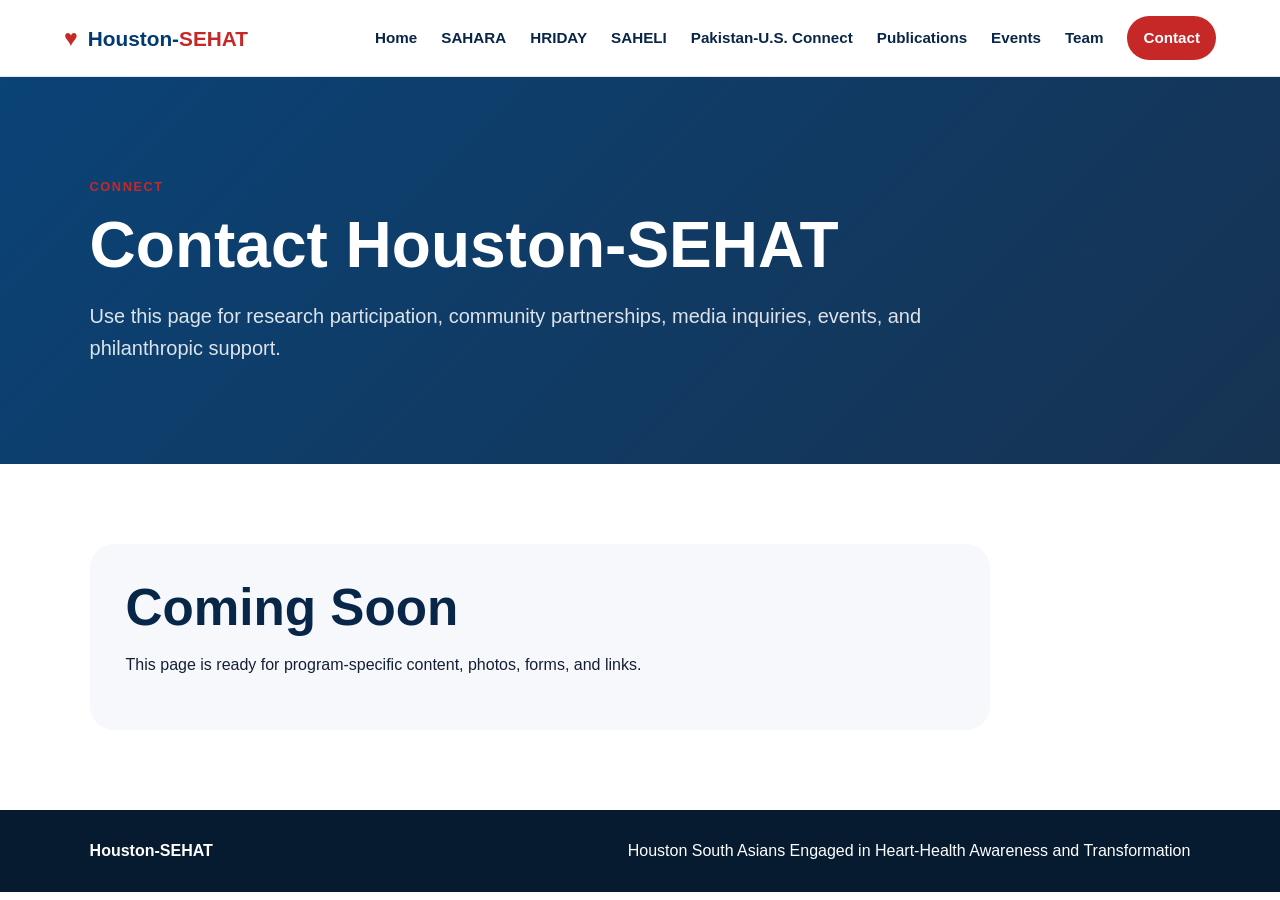
<file: contact.html>
<!DOCTYPE html>
<html lang="en">
<head>
  <meta charset="UTF-8" />
  <meta name="viewport" content="width=device-width, initial-scale=1.0" />
  <title>Contact | Houston-SEHAT</title>
  <link rel="stylesheet" href="styles.css" />
</head>
<body>
  <header class="site-header">
    <a class="brand" href="index.html">
      <span class="brand-mark">♥</span>
      <span>Houston-<strong>SEHAT</strong></span>
    </a>
    <nav>
      <a href="index.html">Home</a>
      <a href="sahara.html">SAHARA</a>
      <a href="hriday.html">HRIDAY</a>
      <a href="saheli.html">SAHELI</a>
      <a href="pakistan-us-connect.html">Pakistan-U.S. Connect</a>
      <a href="publications.html">Publications</a>
      <a href="events.html">Events</a>
      <a href="team.html">Team</a>
      <a class="nav-cta" href="contact.html">Contact</a>
    </nav>
  </header>
  <main>
    <section class="page-hero"><div class="eyebrow">Connect</div><h1>Contact Houston-SEHAT</h1><p>Use this page for research participation, community partnerships, media inquiries, events, and philanthropic support.</p></section>
    <section class="section"><div class="placeholder-card"><h2>Coming Soon</h2><p>This page is ready for program-specific content, photos, forms, and links.</p></div></section>
  </main>
  <footer>
    <strong>Houston-SEHAT</strong>
    <span>Houston South Asians Engaged in Heart-Health Awareness and Transformation</span>
  </footer>
</body>
</html>
</file>
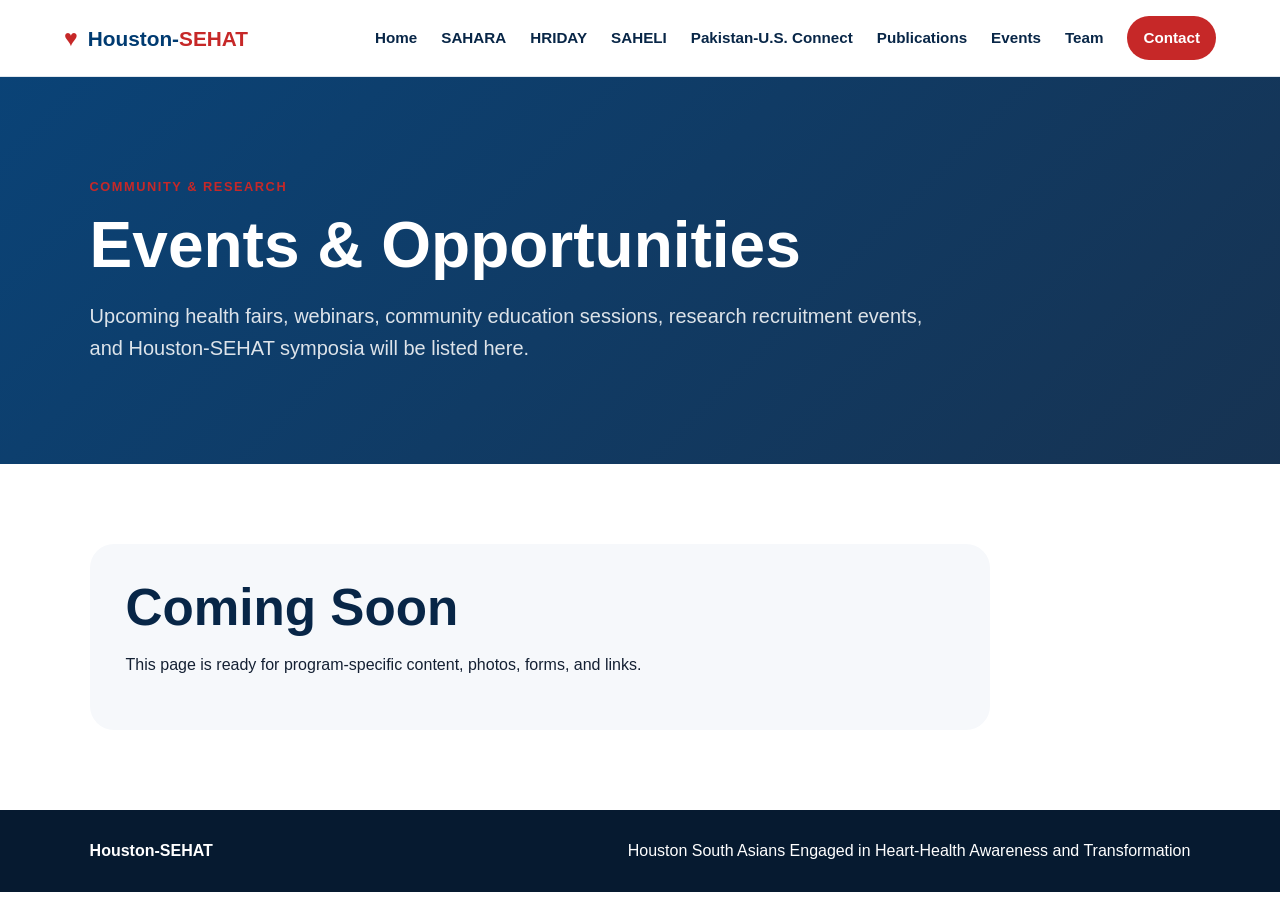
<file: events.html>
<!DOCTYPE html>
<html lang="en">
<head>
  <meta charset="UTF-8" />
  <meta name="viewport" content="width=device-width, initial-scale=1.0" />
  <title>Events | Houston-SEHAT</title>
  <link rel="stylesheet" href="styles.css" />
</head>
<body>
  <header class="site-header">
    <a class="brand" href="index.html">
      <span class="brand-mark">♥</span>
      <span>Houston-<strong>SEHAT</strong></span>
    </a>
    <nav>
      <a href="index.html">Home</a>
      <a href="sahara.html">SAHARA</a>
      <a href="hriday.html">HRIDAY</a>
      <a href="saheli.html">SAHELI</a>
      <a href="pakistan-us-connect.html">Pakistan-U.S. Connect</a>
      <a href="publications.html">Publications</a>
      <a href="events.html">Events</a>
      <a href="team.html">Team</a>
      <a class="nav-cta" href="contact.html">Contact</a>
    </nav>
  </header>
  <main>
    <section class="page-hero"><div class="eyebrow">Community & Research</div><h1>Events & Opportunities</h1><p>Upcoming health fairs, webinars, community education sessions, research recruitment events, and Houston-SEHAT symposia will be listed here.</p></section>
    <section class="section"><div class="placeholder-card"><h2>Coming Soon</h2><p>This page is ready for program-specific content, photos, forms, and links.</p></div></section>
  </main>
  <footer>
    <strong>Houston-SEHAT</strong>
    <span>Houston South Asians Engaged in Heart-Health Awareness and Transformation</span>
  </footer>
</body>
</html>
</file>
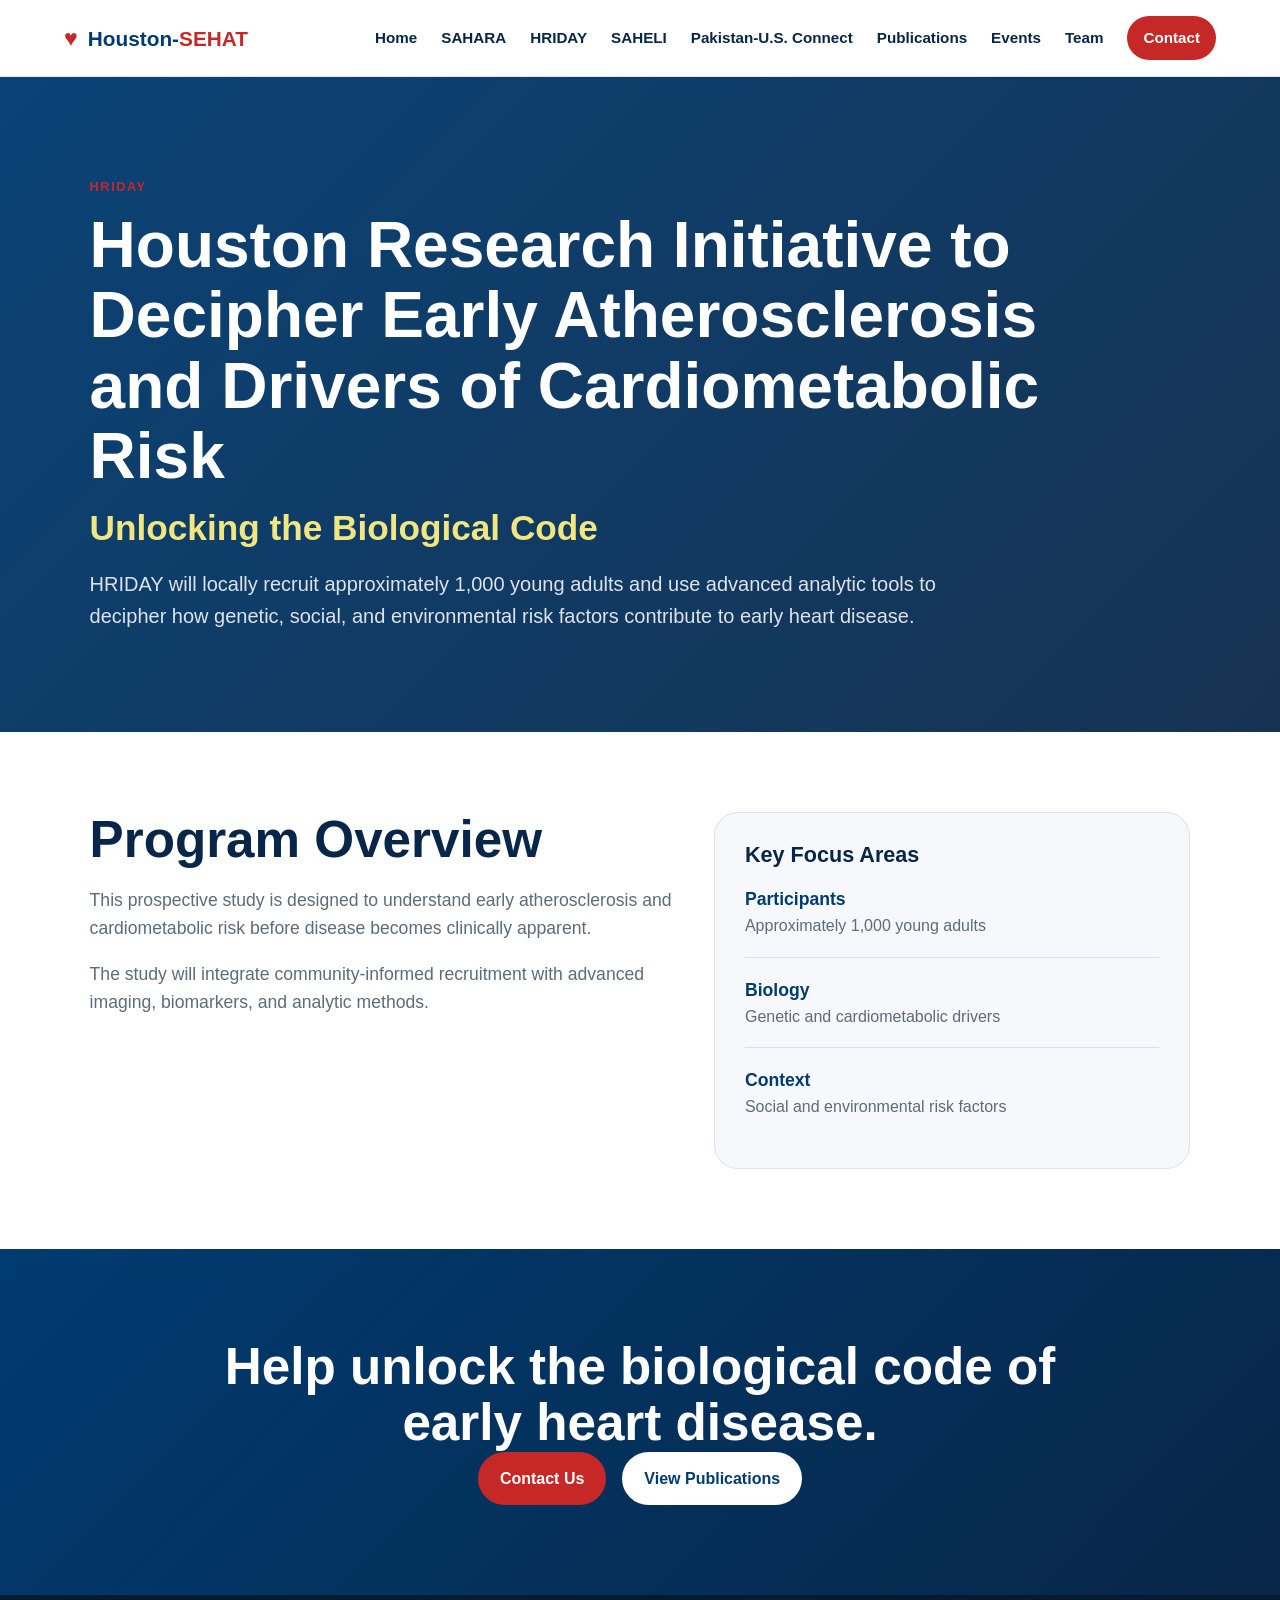
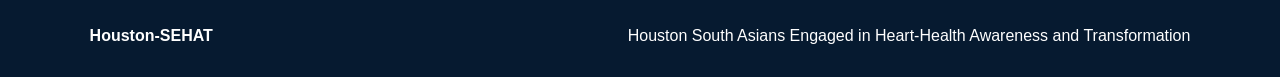
<file: hriday.html>
<!DOCTYPE html>
<html lang="en">
<head>
  <meta charset="UTF-8" />
  <meta name="viewport" content="width=device-width, initial-scale=1.0" />
  <title>HRIDAY | Houston-SEHAT</title>
  <link rel="stylesheet" href="styles.css" />
</head>
<body>
  <header class="site-header">
    <a class="brand" href="index.html">
      <span class="brand-mark">♥</span>
      <span>Houston-<strong>SEHAT</strong></span>
    </a>
    <nav>
      <a href="index.html">Home</a>
      <a href="sahara.html">SAHARA</a>
      <a href="hriday.html">HRIDAY</a>
      <a href="saheli.html">SAHELI</a>
      <a href="pakistan-us-connect.html">Pakistan-U.S. Connect</a>
      <a href="publications.html">Publications</a>
      <a href="events.html">Events</a>
      <a href="team.html">Team</a>
      <a class="nav-cta" href="contact.html">Contact</a>
    </nav>
  </header>
  <main>
    <section class="page-hero"><div class="eyebrow">HRIDAY</div><h1>Houston Research Initiative to Decipher Early Atherosclerosis and Drivers of Cardiometabolic Risk</h1><h2>Unlocking the Biological Code</h2><p>HRIDAY will locally recruit approximately 1,000 young adults and use advanced analytic tools to decipher how genetic, social, and environmental risk factors contribute to early heart disease.</p></section>
    <section class="section two-col"><div><h2>Program Overview</h2><p>This prospective study is designed to understand early atherosclerosis and cardiometabolic risk before disease becomes clinically apparent.</p><p>The study will integrate community-informed recruitment with advanced imaging, biomarkers, and analytic methods.</p></div><div class="info-card"><h3>Key Focus Areas</h3><div><strong>Participants</strong><span>Approximately 1,000 young adults</span></div><div><strong>Biology</strong><span>Genetic and cardiometabolic drivers</span></div><div><strong>Context</strong><span>Social and environmental risk factors</span></div></div></section>
    <section class="cta-section"><h2>Help unlock the biological code of early heart disease.</h2><div class="cta-buttons"><a href="contact.html">Contact Us</a><a href="publications.html" class="secondary">View Publications</a></div></section>
  </main>
  <footer>
    <strong>Houston-SEHAT</strong>
    <span>Houston South Asians Engaged in Heart-Health Awareness and Transformation</span>
  </footer>
</body>
</html>
</file>
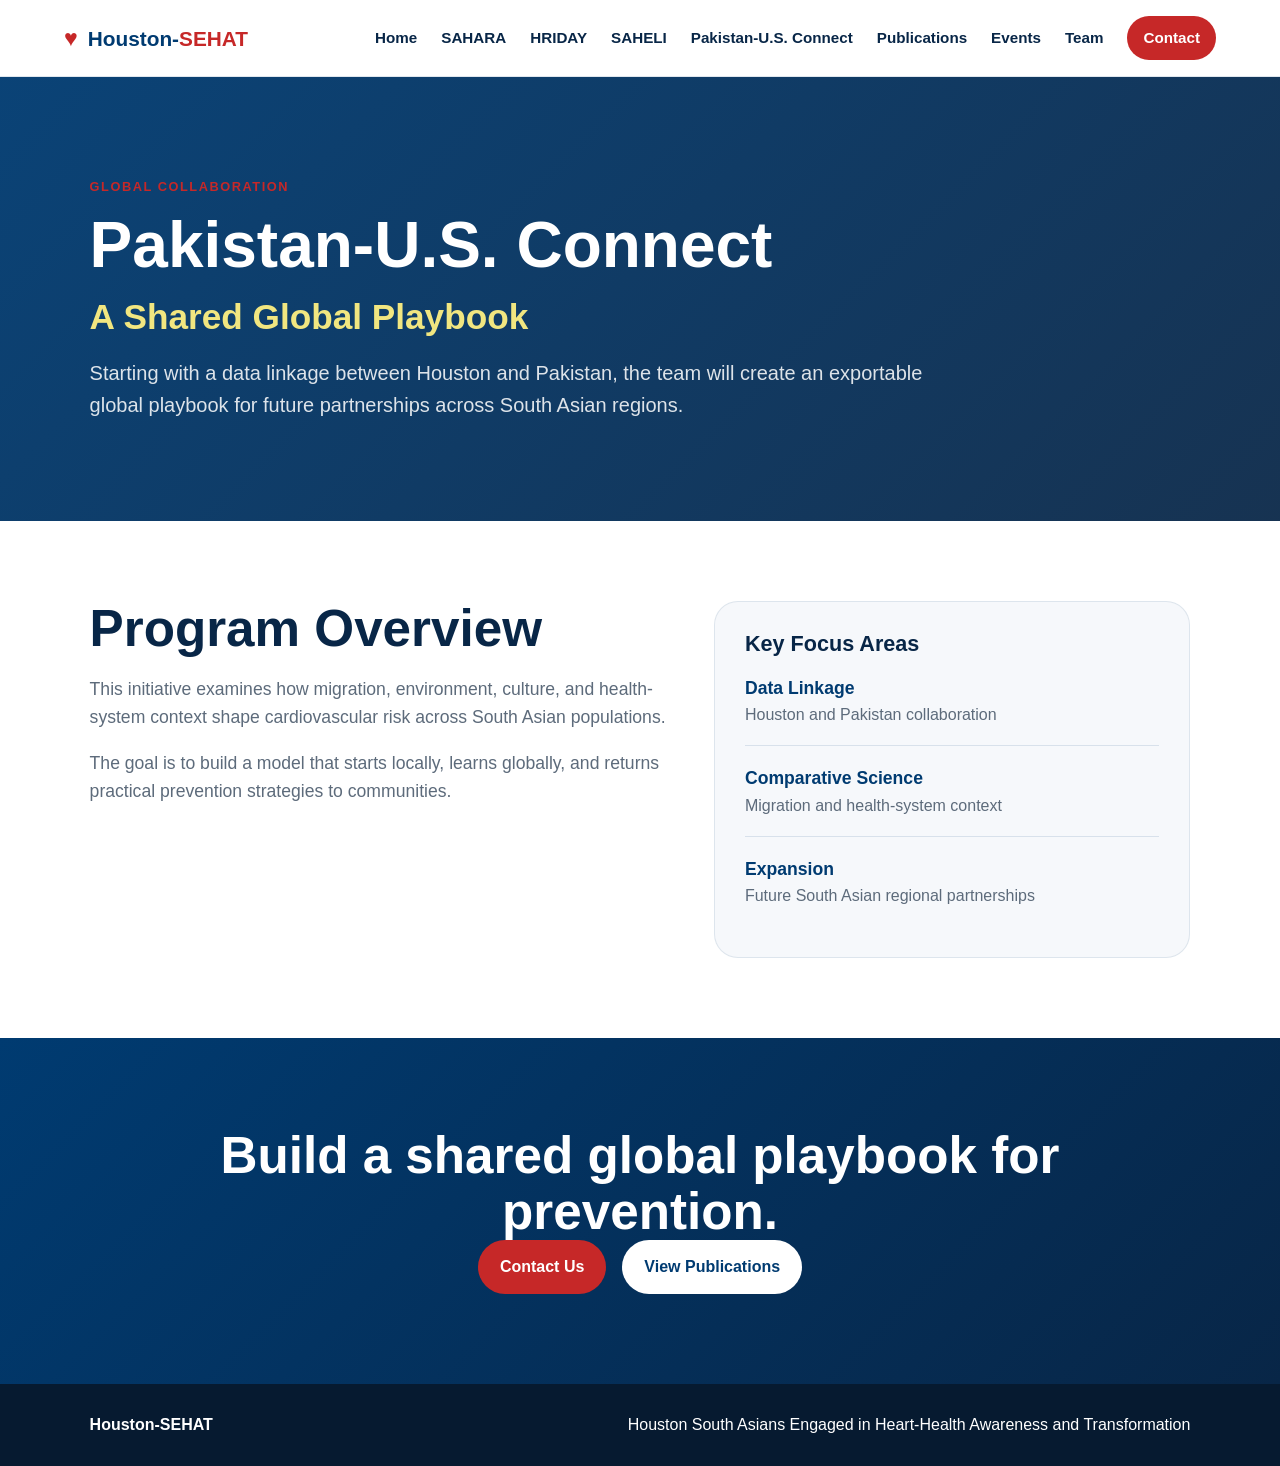
<file: pakistan-us-connect.html>
<!DOCTYPE html>
<html lang="en">
<head>
  <meta charset="UTF-8" />
  <meta name="viewport" content="width=device-width, initial-scale=1.0" />
  <title>Pakistan-U.S. Connect | Houston-SEHAT</title>
  <link rel="stylesheet" href="styles.css" />
</head>
<body>
  <header class="site-header">
    <a class="brand" href="index.html">
      <span class="brand-mark">♥</span>
      <span>Houston-<strong>SEHAT</strong></span>
    </a>
    <nav>
      <a href="index.html">Home</a>
      <a href="sahara.html">SAHARA</a>
      <a href="hriday.html">HRIDAY</a>
      <a href="saheli.html">SAHELI</a>
      <a href="pakistan-us-connect.html">Pakistan-U.S. Connect</a>
      <a href="publications.html">Publications</a>
      <a href="events.html">Events</a>
      <a href="team.html">Team</a>
      <a class="nav-cta" href="contact.html">Contact</a>
    </nav>
  </header>
  <main>
    <section class="page-hero"><div class="eyebrow">Global Collaboration</div><h1>Pakistan-U.S. Connect</h1><h2>A Shared Global Playbook</h2><p>Starting with a data linkage between Houston and Pakistan, the team will create an exportable global playbook for future partnerships across South Asian regions.</p></section>
    <section class="section two-col"><div><h2>Program Overview</h2><p>This initiative examines how migration, environment, culture, and health-system context shape cardiovascular risk across South Asian populations.</p><p>The goal is to build a model that starts locally, learns globally, and returns practical prevention strategies to communities.</p></div><div class="info-card"><h3>Key Focus Areas</h3><div><strong>Data Linkage</strong><span>Houston and Pakistan collaboration</span></div><div><strong>Comparative Science</strong><span>Migration and health-system context</span></div><div><strong>Expansion</strong><span>Future South Asian regional partnerships</span></div></div></section>
    <section class="cta-section"><h2>Build a shared global playbook for prevention.</h2><div class="cta-buttons"><a href="contact.html">Contact Us</a><a href="publications.html" class="secondary">View Publications</a></div></section>
  </main>
  <footer>
    <strong>Houston-SEHAT</strong>
    <span>Houston South Asians Engaged in Heart-Health Awareness and Transformation</span>
  </footer>
</body>
</html>
</file>
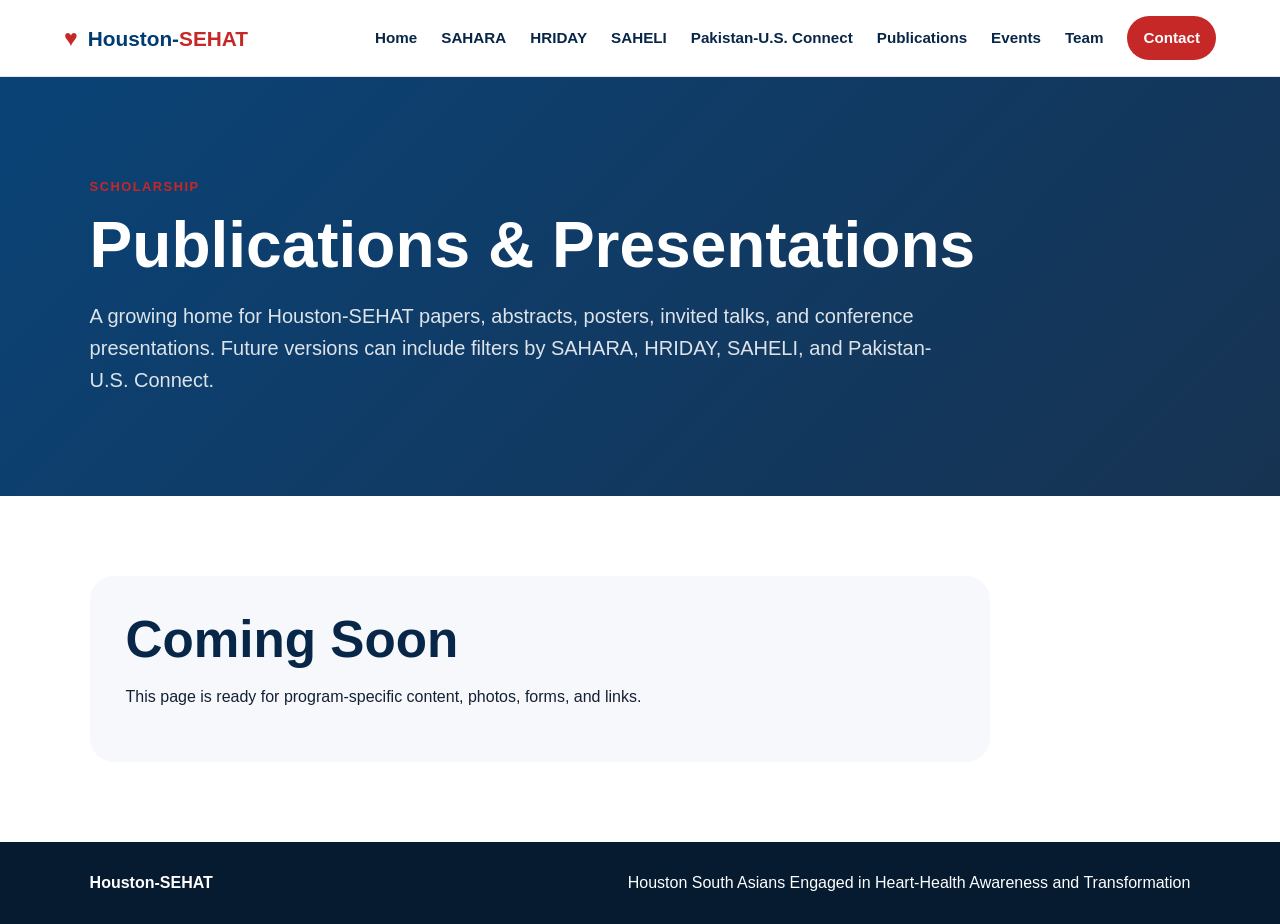
<file: publications.html>
<!DOCTYPE html>
<html lang="en">
<head>
  <meta charset="UTF-8" />
  <meta name="viewport" content="width=device-width, initial-scale=1.0" />
  <title>Publications | Houston-SEHAT</title>
  <link rel="stylesheet" href="styles.css" />
</head>
<body>
  <header class="site-header">
    <a class="brand" href="index.html">
      <span class="brand-mark">♥</span>
      <span>Houston-<strong>SEHAT</strong></span>
    </a>
    <nav>
      <a href="index.html">Home</a>
      <a href="sahara.html">SAHARA</a>
      <a href="hriday.html">HRIDAY</a>
      <a href="saheli.html">SAHELI</a>
      <a href="pakistan-us-connect.html">Pakistan-U.S. Connect</a>
      <a href="publications.html">Publications</a>
      <a href="events.html">Events</a>
      <a href="team.html">Team</a>
      <a class="nav-cta" href="contact.html">Contact</a>
    </nav>
  </header>
  <main>
    <section class="page-hero"><div class="eyebrow">Scholarship</div><h1>Publications & Presentations</h1><p>A growing home for Houston-SEHAT papers, abstracts, posters, invited talks, and conference presentations. Future versions can include filters by SAHARA, HRIDAY, SAHELI, and Pakistan-U.S. Connect.</p></section>
    <section class="section"><div class="placeholder-card"><h2>Coming Soon</h2><p>This page is ready for program-specific content, photos, forms, and links.</p></div></section>
  </main>
  <footer>
    <strong>Houston-SEHAT</strong>
    <span>Houston South Asians Engaged in Heart-Health Awareness and Transformation</span>
  </footer>
</body>
</html>
</file>
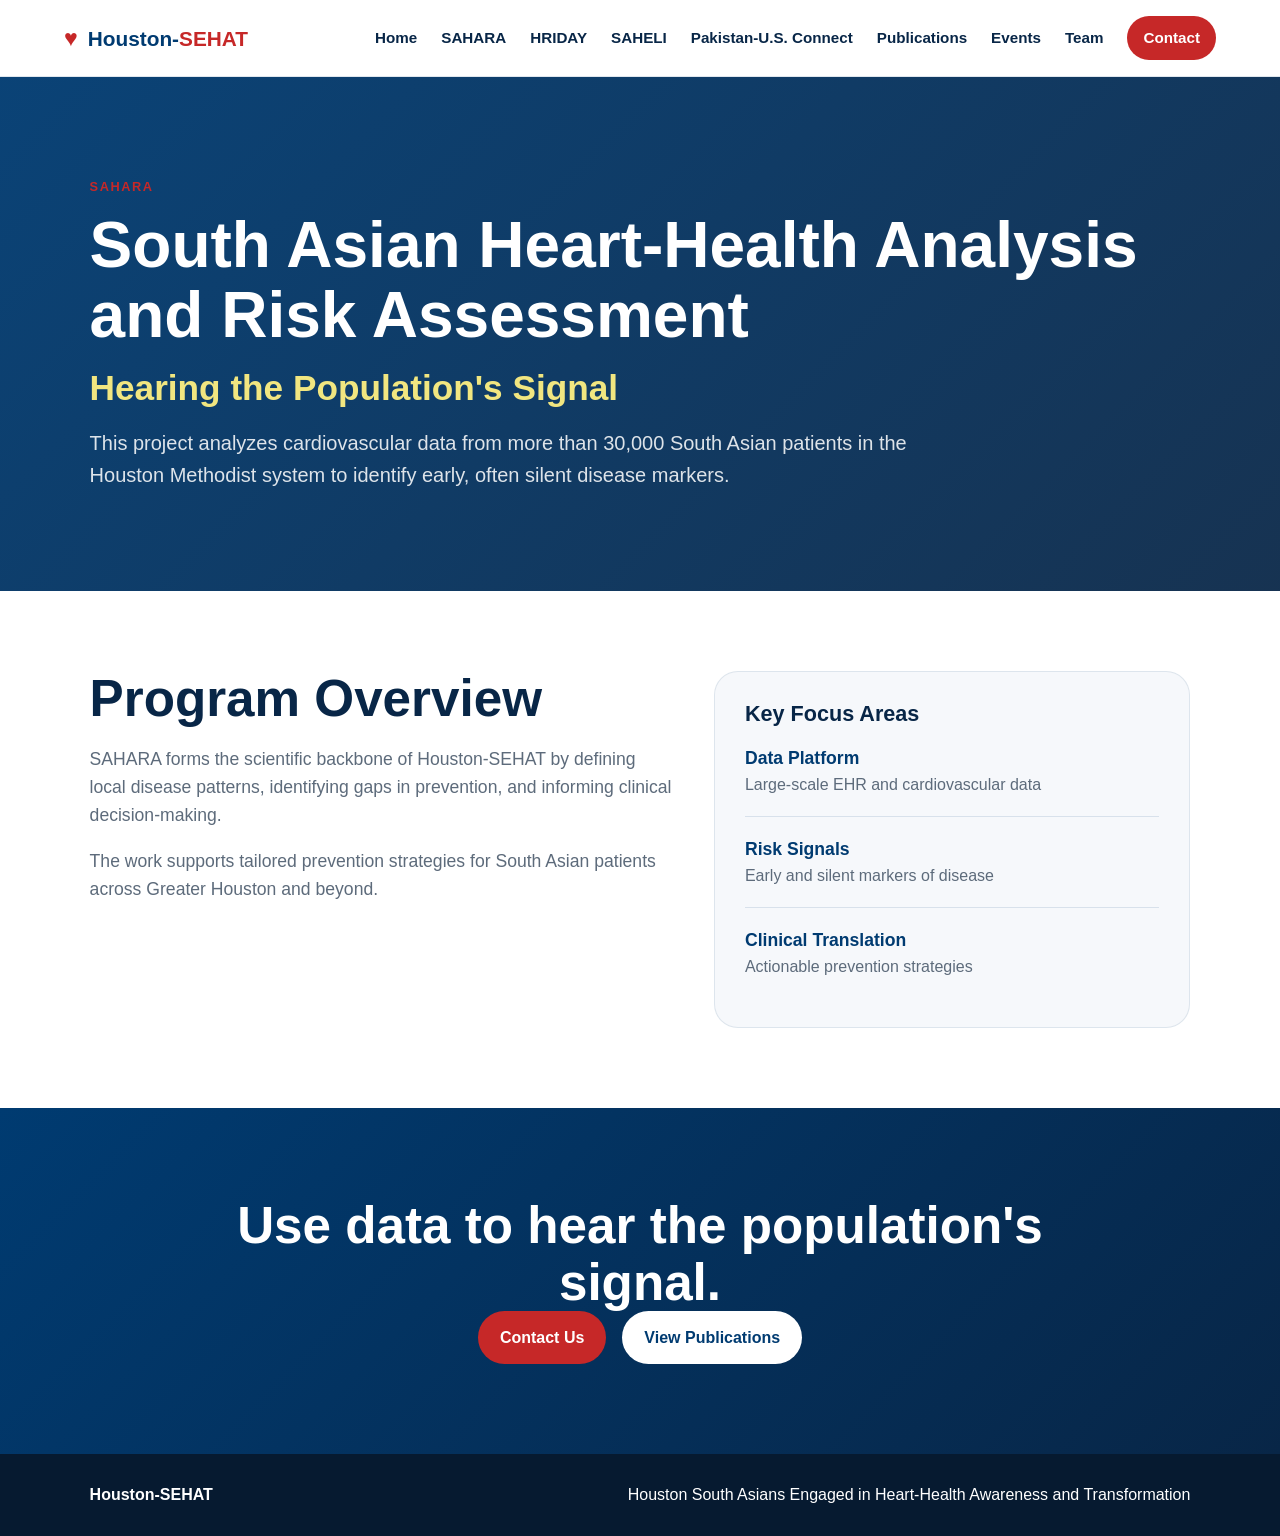
<file: sahara.html>
<!DOCTYPE html>
<html lang="en">
<head>
  <meta charset="UTF-8" />
  <meta name="viewport" content="width=device-width, initial-scale=1.0" />
  <title>SAHARA | Houston-SEHAT</title>
  <link rel="stylesheet" href="styles.css" />
</head>
<body>
  <header class="site-header">
    <a class="brand" href="index.html">
      <span class="brand-mark">♥</span>
      <span>Houston-<strong>SEHAT</strong></span>
    </a>
    <nav>
      <a href="index.html">Home</a>
      <a href="sahara.html">SAHARA</a>
      <a href="hriday.html">HRIDAY</a>
      <a href="saheli.html">SAHELI</a>
      <a href="pakistan-us-connect.html">Pakistan-U.S. Connect</a>
      <a href="publications.html">Publications</a>
      <a href="events.html">Events</a>
      <a href="team.html">Team</a>
      <a class="nav-cta" href="contact.html">Contact</a>
    </nav>
  </header>
  <main>
    <section class="page-hero"><div class="eyebrow">SAHARA</div><h1>South Asian Heart-Health Analysis and Risk Assessment</h1><h2>Hearing the Population's Signal</h2><p>This project analyzes cardiovascular data from more than 30,000 South Asian patients in the Houston Methodist system to identify early, often silent disease markers.</p></section>
    <section class="section two-col"><div><h2>Program Overview</h2><p>SAHARA forms the scientific backbone of Houston-SEHAT by defining local disease patterns, identifying gaps in prevention, and informing clinical decision-making.</p><p>The work supports tailored prevention strategies for South Asian patients across Greater Houston and beyond.</p></div><div class="info-card"><h3>Key Focus Areas</h3><div><strong>Data Platform</strong><span>Large-scale EHR and cardiovascular data</span></div><div><strong>Risk Signals</strong><span>Early and silent markers of disease</span></div><div><strong>Clinical Translation</strong><span>Actionable prevention strategies</span></div></div></section>
    <section class="cta-section"><h2>Use data to hear the population's signal.</h2><div class="cta-buttons"><a href="contact.html">Contact Us</a><a href="publications.html" class="secondary">View Publications</a></div></section>
  </main>
  <footer>
    <strong>Houston-SEHAT</strong>
    <span>Houston South Asians Engaged in Heart-Health Awareness and Transformation</span>
  </footer>
</body>
</html>
</file>
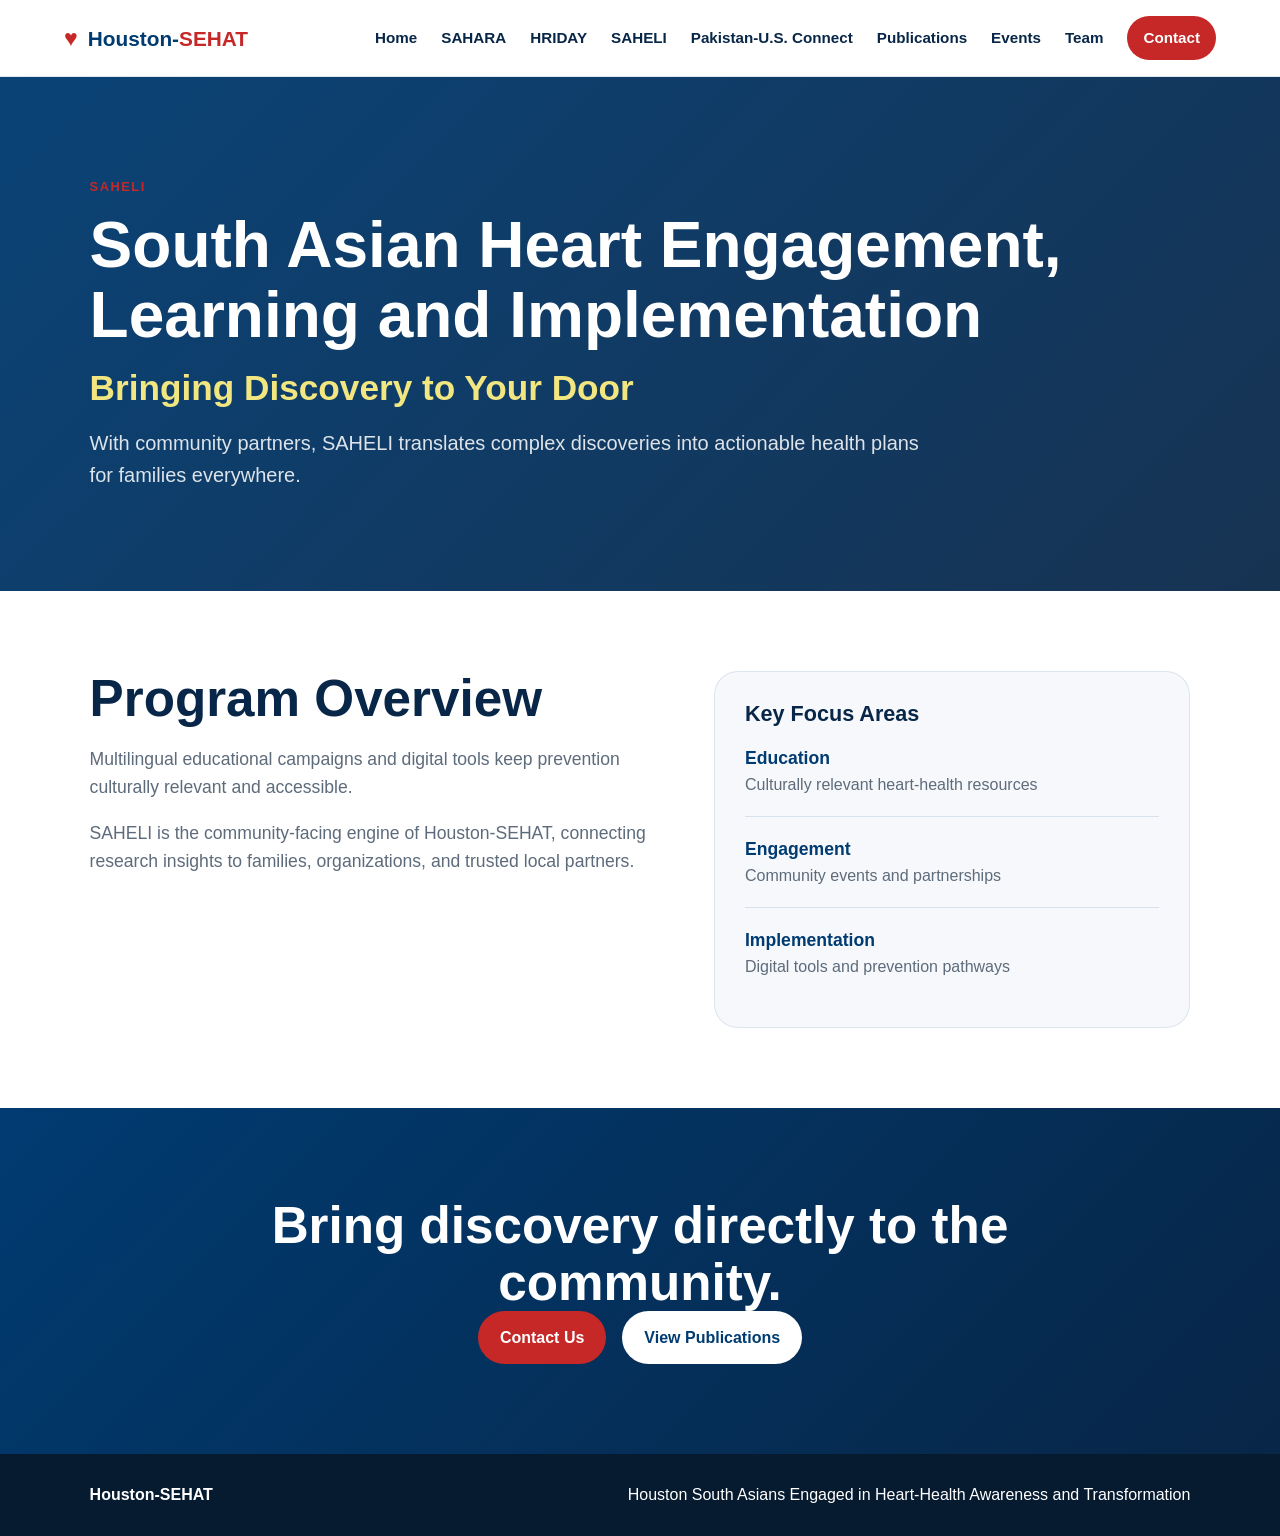
<file: saheli.html>
<!DOCTYPE html>
<html lang="en">
<head>
  <meta charset="UTF-8" />
  <meta name="viewport" content="width=device-width, initial-scale=1.0" />
  <title>SAHELI | Houston-SEHAT</title>
  <link rel="stylesheet" href="styles.css" />
</head>
<body>
  <header class="site-header">
    <a class="brand" href="index.html">
      <span class="brand-mark">♥</span>
      <span>Houston-<strong>SEHAT</strong></span>
    </a>
    <nav>
      <a href="index.html">Home</a>
      <a href="sahara.html">SAHARA</a>
      <a href="hriday.html">HRIDAY</a>
      <a href="saheli.html">SAHELI</a>
      <a href="pakistan-us-connect.html">Pakistan-U.S. Connect</a>
      <a href="publications.html">Publications</a>
      <a href="events.html">Events</a>
      <a href="team.html">Team</a>
      <a class="nav-cta" href="contact.html">Contact</a>
    </nav>
  </header>
  <main>
    <section class="page-hero"><div class="eyebrow">SAHELI</div><h1>South Asian Heart Engagement, Learning and Implementation</h1><h2>Bringing Discovery to Your Door</h2><p>With community partners, SAHELI translates complex discoveries into actionable health plans for families everywhere.</p></section>
    <section class="section two-col"><div><h2>Program Overview</h2><p>Multilingual educational campaigns and digital tools keep prevention culturally relevant and accessible.</p><p>SAHELI is the community-facing engine of Houston-SEHAT, connecting research insights to families, organizations, and trusted local partners.</p></div><div class="info-card"><h3>Key Focus Areas</h3><div><strong>Education</strong><span>Culturally relevant heart-health resources</span></div><div><strong>Engagement</strong><span>Community events and partnerships</span></div><div><strong>Implementation</strong><span>Digital tools and prevention pathways</span></div></div></section>
    <section class="cta-section"><h2>Bring discovery directly to the community.</h2><div class="cta-buttons"><a href="contact.html">Contact Us</a><a href="publications.html" class="secondary">View Publications</a></div></section>
  </main>
  <footer>
    <strong>Houston-SEHAT</strong>
    <span>Houston South Asians Engaged in Heart-Health Awareness and Transformation</span>
  </footer>
</body>
</html>
</file>
<file: styles.css>
:root {
  --blue: #003b71;
  --navy: #082647;
  --red: #c62828;
  --gold: #d7c85a;
  --soft: #f6f8fb;
  --text: #142033;
  --muted: #5d6b7b;
  --white: #ffffff;
}

* { box-sizing: border-box; }
html { scroll-behavior: smooth; }
body {
  margin: 0;
  font-family: Arial, Helvetica, sans-serif;
  color: var(--text);
  background: var(--white);
  line-height: 1.6;
}

.site-header {
  position: sticky;
  top: 0;
  z-index: 10;
  display: flex;
  align-items: center;
  justify-content: space-between;
  padding: 16px 5vw;
  background: rgba(255,255,255,.94);
  backdrop-filter: blur(10px);
  border-bottom: 1px solid rgba(0,59,113,.12);
}

.brand {
  display: flex;
  gap: 10px;
  align-items: center;
  color: var(--blue);
  font-size: 1.3rem;
  font-weight: 800;
  text-decoration: none;
}
.brand strong { color: var(--red); }
.brand-mark { color: var(--red); font-size: 1.45rem; }

nav { display: flex; gap: 24px; align-items: center; }
nav a {
  color: var(--navy);
  text-decoration: none;
  font-weight: 700;
  font-size: .95rem;
}
.nav-cta {
  background: var(--red);
  color: white;
  padding: 10px 16px;
  border-radius: 999px;
}

.hero img {
  width: 100%;
  display: block;
}

.section {
  padding: 80px 7vw;
}
.intro {
  text-align: center;
  max-width: 1160px;
  margin: auto;
}
.eyebrow {
  color: var(--red);
  text-transform: uppercase;
  letter-spacing: .12em;
  font-weight: 800;
  font-size: .8rem;
  margin-bottom: 12px;
}
h1, h2, h3 { line-height: 1.1; margin: 0; color: var(--navy); }
h1 { font-size: clamp(2.4rem, 5vw, 5rem); }
h2 { font-size: clamp(2rem, 4vw, 3.4rem); }
h3 { font-size: 1.35rem; }
h4 { color: var(--red); margin: 18px 0 8px; text-transform: uppercase; letter-spacing: .06em; font-size: .85rem; }
.lead {
  max-width: 850px;
  margin: 24px auto 0;
  font-size: 1.25rem;
  color: var(--muted);
}

.stats-grid {
  margin-top: 42px;
  display: grid;
  grid-template-columns: repeat(4, 1fr);
  gap: 16px;
}
.stats-grid div {
  background: var(--soft);
  padding: 28px;
  border-radius: 20px;
  border: 1px solid rgba(0,59,113,.08);
}
.stats-grid strong {
  display: block;
  color: var(--blue);
  font-size: 2.2rem;
  line-height: 1;
}
.stats-grid span { color: var(--muted); font-weight: 700; }

.pillars { background: var(--soft); }
.section-heading { max-width: 820px; margin-bottom: 34px; }
.card-grid {
  display: grid;
  grid-template-columns: repeat(4, 1fr);
  gap: 22px;
}
.program-card {
  background: white;
  padding: 28px;
  border-radius: 24px;
  box-shadow: 0 18px 45px rgba(8,38,71,.08);
  border-top: 6px solid var(--blue);
}
.program-card:nth-child(2) { border-top-color: var(--red); }
.program-card:nth-child(3) { border-top-color: #4f9b4f; }
.program-card:nth-child(4) { border-top-color: #7853a8; }
.tag {
  display: inline-block;
  background: rgba(0,59,113,.09);
  color: var(--blue);
  font-weight: 900;
  padding: 6px 12px;
  border-radius: 999px;
  margin-bottom: 16px;
}
.program-card p { color: var(--muted); }
.program-card a { color: var(--red); font-weight: 800; text-decoration: none; }

.split-section {
  display: grid;
  grid-template-columns: 1fr 1fr;
}
.split-panel { padding: 90px 7vw; }
.split-panel.dark { background: var(--blue); color: white; }
.split-panel.dark h2, .split-panel.dark .eyebrow { color: white; }
.split-panel.light { background: white; }
.split-panel p { font-size: 1.1rem; max-width: 650px; }

.events { background: white; }
.event-list {
  display: grid;
  grid-template-columns: repeat(3, 1fr);
  gap: 18px;
}
.event-list div {
  padding: 26px;
  border-left: 5px solid var(--red);
  background: var(--soft);
  border-radius: 16px;
}
.event-list strong { display: block; color: var(--navy); font-size: 1.2rem; }
.event-list span { color: var(--muted); }

.quote-section {
  background: var(--navy);
  color: white;
  text-align: center;
  padding: 90px 7vw;
}
.quote-section blockquote {
  max-width: 900px;
  margin: 0 auto 20px;
  font-size: clamp(1.8rem, 4vw, 3.1rem);
  line-height: 1.2;
  font-weight: 800;
}
.quote-section p { color: rgba(255,255,255,.8); }

.cta-section {
  padding: 90px 7vw;
  text-align: center;
  background: linear-gradient(135deg, var(--blue), var(--navy));
  color: white;
}
.cta-section h2 { color: white; max-width: 900px; margin: auto; }
.cta-section p { max-width: 720px; margin: 20px auto 30px; }
.cta-buttons { display: flex; justify-content: center; gap: 16px; flex-wrap: wrap; }
.cta-buttons a {
  background: var(--red);
  color: white;
  padding: 14px 22px;
  border-radius: 999px;
  text-decoration: none;
  font-weight: 800;
}
.cta-buttons .secondary { background: white; color: var(--blue); }

footer {
  padding: 28px 7vw;
  display: flex;
  justify-content: space-between;
  gap: 20px;
  background: #061a30;
  color: white;
  flex-wrap: wrap;
}

@media (max-width: 980px) {
  .site-header { align-items: flex-start; gap: 14px; flex-direction: column; }
  nav { flex-wrap: wrap; gap: 14px; }
  .stats-grid, .card-grid, .event-list, .split-section { grid-template-columns: 1fr; }
  .section, .split-panel { padding: 60px 6vw; }
}

.page-hero {
  padding: 100px 7vw 80px;
  background: linear-gradient(135deg, rgba(0,59,113,.96), rgba(8,38,71,.94));
  color: white;
}
.page-hero h1, .page-hero h2 { color: white; max-width: 1050px; }
.page-hero h2 { margin-top: 18px; color: #f1e680; font-size: clamp(1.4rem, 3vw, 2.2rem); }
.page-hero p { max-width: 850px; font-size: 1.25rem; color: rgba(255,255,255,.86); }
.two-col { display: grid; grid-template-columns: 1.1fr .9fr; gap: 42px; align-items: start; }
.two-col p { color: var(--muted); font-size: 1.1rem; }
.info-card { background: var(--soft); border-radius: 24px; padding: 30px; border: 1px solid rgba(0,59,113,.1); }
.info-card div { padding: 18px 0; border-bottom: 1px solid rgba(0,59,113,.12); }
.info-card div:last-child { border-bottom: 0; }
.info-card strong { display: block; color: var(--blue); font-size: 1.1rem; }
.info-card span { color: var(--muted); }
.placeholder-card { background: var(--soft); padding: 36px; border-radius: 24px; max-width: 900px; }
@media (max-width: 980px) { .two-col { grid-template-columns: 1fr; } }

/* Team page */
nav a.active {
  color: var(--red);
  position: relative;
}
nav a.active::after {
  content: "";
  position: absolute;
  left: 0;
  right: 0;
  bottom: -8px;
  height: 3px;
  background: var(--red);
  border-radius: 999px;
}
.team-hero {
  border-top: 4px solid var(--red);
  background: var(--navy);
}
.team-hero img {
  display: block;
  width: 100%;
  height: auto;
}
.team-intro {
  padding-bottom: 40px;
}
.team-directory-section {
  padding-top: 40px;
  background: var(--soft);
}
.team-directory-section .section-heading p {
  color: var(--muted);
  font-size: 1.05rem;
  max-width: 720px;
  margin-top: 14px;
}
.team-grid {
  display: grid;
  grid-template-columns: repeat(4, minmax(0, 1fr));
  gap: 22px;
}
.team-card {
  background: var(--white);
  border: 1px solid rgba(0,59,113,.1);
  border-radius: 22px;
  overflow: hidden;
  box-shadow: 0 16px 42px rgba(8,38,71,.08);
  transition: transform .2s ease, box-shadow .2s ease;
}
.team-card:hover {
  transform: translateY(-4px);
  box-shadow: 0 22px 52px rgba(8,38,71,.12);
}
.headshot-placeholder {
  aspect-ratio: 4 / 4.2;
  display: grid;
  place-items: center;
  background:
    radial-gradient(circle at 30% 20%, rgba(255,255,255,.9), rgba(255,255,255,0) 35%),
    linear-gradient(135deg, rgba(0,59,113,.13), rgba(198,40,40,.12));
  border-bottom: 1px solid rgba(0,59,113,.09);
}
.headshot-placeholder span {
  width: 92px;
  height: 92px;
  display: grid;
  place-items: center;
  border-radius: 50%;
  background: var(--blue);
  color: white;
  font-size: 1.75rem;
  font-weight: 900;
  letter-spacing: .04em;
  box-shadow: inset 0 0 0 4px rgba(255,255,255,.18);
}
.team-card-body {
  padding: 22px 22px 24px;
}
.team-card h3 {
  font-size: 1.15rem;
  color: var(--navy);
  margin-bottom: 14px;
}
.team-card h3::after {
  content: "";
  display: block;
  width: 40px;
  height: 3px;
  margin-top: 14px;
  background: var(--red);
  border-radius: 999px;
}
.team-card p {
  color: var(--muted);
  margin: 0;
  line-height: 1.45;
}
.featured-member {
  border-top: 5px solid var(--red);
}
.featured-member .headshot-placeholder span {
  background: var(--red);
}
.team-values {
  margin: 0 7vw 80px;
  padding: 26px;
  display: grid;
  grid-template-columns: repeat(4, 1fr);
  gap: 18px;
  background: white;
  border: 1px solid rgba(0,59,113,.1);
  border-radius: 24px;
  box-shadow: 0 16px 42px rgba(8,38,71,.08);
}
.team-values div {
  padding: 6px 16px;
  border-right: 1px solid rgba(0,59,113,.14);
}
.team-values div:last-child { border-right: 0; }
.team-values strong {
  display: block;
  color: var(--blue);
  font-size: 1.05rem;
  margin-bottom: 4px;
}
.team-values span {
  color: var(--muted);
  font-size: .96rem;
}
@media (max-width: 1180px) {
  .team-grid { grid-template-columns: repeat(3, minmax(0, 1fr)); }
}
@media (max-width: 820px) {
  .team-grid, .team-values { grid-template-columns: 1fr; }
  .team-values div { border-right: 0; border-bottom: 1px solid rgba(0,59,113,.14); padding: 12px 4px; }
  .team-values div:last-child { border-bottom: 0; }
  nav a.active::after { display: none; }
}
@media (max-width: 560px) {
  .team-grid { gap: 16px; }
  .team-card-body { padding: 18px; }
  .headshot-placeholder span { width: 76px; height: 76px; font-size: 1.35rem; }
}
</file>
